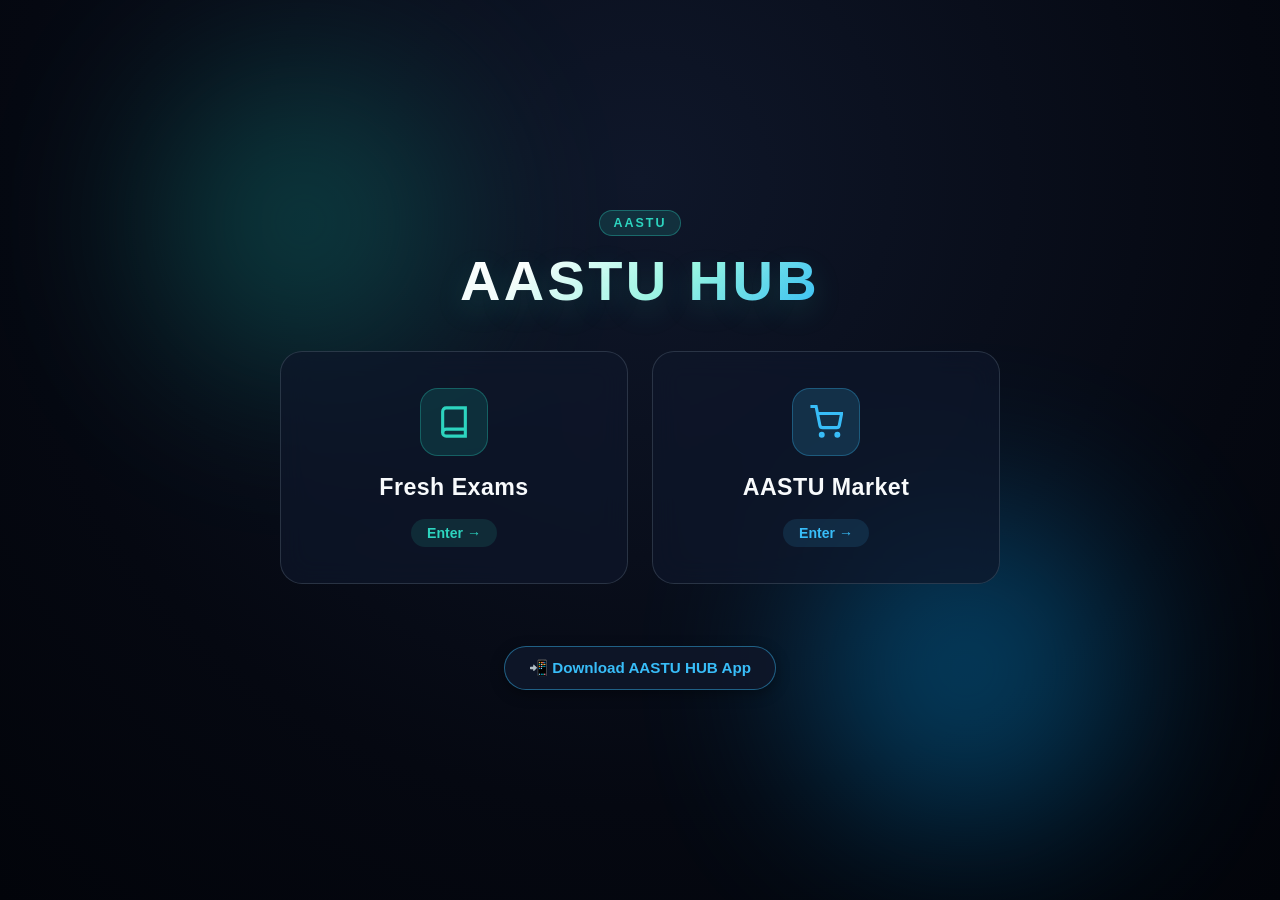
<file: index.html>
<!DOCTYPE html>
<html lang="en">
<head>
  <meta charset="UTF-8" />
  <meta name="viewport" content="width=device-width, initial-scale=1.0, maximum-scale=1.0, user-scalable=no" />
  <title>AASTU HUB - Fresh Exams & Campus Market</title>
  <meta name="description" content="Freshman Exams Home" />
  <meta name="theme-color" content="#090d16" />

  <!-- Open Graph / Telegram Preview -->
  <meta property="og:type" content="website" />
  <meta property="og:site_name" content="AASTU HUB" />
  <meta property="og:url" content="https://aastu-exampepper.pages.dev/" />
  <meta property="og:title" content="AASTU HUB" />
  <meta property="og:description" content="Freshman Exams Home" />
  <meta property="og:image" content="https://aastu-exampepper.pages.dev/preview.png" />
  <meta property="og:image:type" content="image/png" />
  <meta property="og:image:width" content="1200" />
  <meta property="og:image:height" content="630" />

  <!-- Twitter / X Large Card -->
  <meta name="twitter:card" content="summary_large_image" />
  <meta name="twitter:title" content="AASTU HUB" />
  <meta name="twitter:description" content="Freshman Exams Home" />
  <meta name="twitter:image" content="https://aastu-exampepper.pages.dev/preview.png" />

  <!-- PWA Manifest, Icons & Styles -->
  <link rel="manifest" href="./manifest.json" />
  <link rel="icon" type="image/png" href="./icon-512.png" />
  <link rel="apple-touch-icon" href="./icon-512.png" />
  <link rel="stylesheet" href="./styles.css?v=12.0" />
</head>
<body class="welcome-mode">

  <!-- Navigation Bar (Hidden on Welcome Screen, Appears After Selection) -->
  <header id="mainNavbar" class="navbar hidden">
    <div class="logo-container" onclick="showPage('welcome')" style="cursor: pointer;">
      <span class="logo-badge">AASTU</span>
      <span class="logo-title">HUB</span>
    </div>
    <div class="nav-links">
      <button id="navWelcomeBtn" class="nav-bubble" onclick="showPage('welcome', event)">Home</button>
      <button id="navExamsBtn" class="nav-bubble" onclick="showPage('home', event)">Fresh Exams</button>
      <button id="navMarketBtn" class="nav-bubble" onclick="showPage('market', event)">AASTU Market</button>
      <button class="nav-bubble" onclick="showPage('about', event)">About</button>
      <button class="nav-bubble" onclick="showPage('contact', event)">Contact</button>
      <span id="accessBadge" class="status-badge locked">LOCKED</span>
    </div>
  </header>

  <!-- 0. DARK INTERACTIVE WELCOME SCREEN (ONLY TITLE + TWO OPTIONS + PWA INSTALL) -->
  <section id="welcomePage" class="welcome-screen">
    <div class="ambient-orb orb-1"></div>
    <div class="ambient-orb orb-2"></div>

    <div class="welcome-center">
      <div class="welcome-brand">
        <span class="brand-pill">AASTU</span>
        <h1 class="brand-main-title">AASTU HUB</h1>
      </div>

      <div class="portal-choice-grid">
        <!-- Option 1: Fresh Exams -->
        <div class="choice-card exams-choice" onclick="enterPortalSection('home')">
          <div class="choice-glow"></div>
          <div class="choice-icon">
            <svg width="34" height="34" viewBox="0 0 24 24" fill="none" stroke="currentColor" stroke-width="2.2">
              <path d="M4 19.5A2.5 2.5 0 0 1 6.5 17H20"></path>
              <path d="M6.5 2H20v20H6.5A2.5 2.5 0 0 1 4 19.5v-15A2.5 2.5 0 0 1 6.5 2z"></path>
            </svg>
          </div>
          <h2>Fresh Exams</h2>
          <span class="choice-arrow">Enter &rarr;</span>
        </div>

        <!-- Option 2: AASTU Market -->
        <div class="choice-card market-choice" onclick="enterPortalSection('market')">
          <div class="choice-glow"></div>
          <div class="choice-icon">
            <svg width="34" height="34" viewBox="0 0 24 24" fill="none" stroke="currentColor" stroke-width="2.2">
              <circle cx="9" cy="21" r="1"></circle>
              <circle cx="20" cy="21" r="1"></circle>
              <path d="M1 1h4l2.68 13.39a2 2 0 0 0 2 1.61h9.72a2 2 0 0 0 2-1.61L23 6H6"></path>
            </svg>
          </div>
          <h2>AASTU Market</h2>
          <span class="choice-arrow">Enter &rarr;</span>
        </div>
      </div>

      <!-- PWA App Download Button -->
      <div style="text-align: center; margin-top: 24px; position: relative; z-index: 2;">
        <button id="installAppBtn" type="button" style="display: inline-flex; align-items: center; justify-content: center; gap: 8px; padding: 12px 24px; border-radius: 999px; border: 1px solid rgba(56, 189, 248, 0.45); background: rgba(15, 23, 42, 0.9); color: #38bdf8; font-size: 0.95rem; font-weight: 600; cursor: pointer; box-shadow: 0 4px 14px rgba(0, 0, 0, 0.35);">
          📲 Download AASTU HUB App
        </button>
      </div>
    </div>
  </section>

  <!-- Main Container (Shown After Selecting an Option) -->
  <main id="mainContainer" class="container hidden">

    <!-- 1. FRESH EXAMS PAGE SECTION -->
    <section id="homePage" class="page-section hidden">
      <div class="hero-banner">
        <div class="price-highlight-pill"></div>
        <div class="price-highlight-pill">Only 100 Birr for All Exams</div>
        <h2>Freshman Exam Preparation Portal</h2>
        <p>Access verified midterms, finals, and practice keys across official AASTU courses.</p>
        <button id="unlockBtn" class="btn-unlock-hero">Unlock All Papers (100 ETB)</button>
      </div>

      <!-- Search & Green Semester Tabs -->
      <div class="controls-bar">
        <div class="search-box">
          <input type="text" id="searchInput" placeholder="Search course name or code (e.g. MATH100)..." />
        </div>
        <div class="sem-tabs">
          <button id="sem1Btn" class="sem-btn active" onclick="switchSemester(1)">Semester 1</button>
          <button id="sem2Btn" class="sem-btn" onclick="switchSemester(2)">Semester 2</button>
        </div>
      </div>

      <!-- Course Cards Grid -->
      <div id="courseGrid" class="course-grid"></div>
    </section>

    <!-- 2. AASTU MARKET PAGE SECTION -->
    <section id="marketPage" class="page-section hidden">
      <div class="hero-banner market-banner">
        <h2>AASTU Campus Accessories Market</h2>
        <p>Select any accessory below to place an order directly via phone call or Telegram.</p>
      </div>

      <div id="marketGrid" class="market-grid"></div>
    </section>

    <!-- 3. ABOUT SECTION -->
    <section id="aboutPage" class="page-section hidden">
      <div class="info-card">
        <h3>About AASTU Hub</h3>
        <p>A centralized student platform tailored for Addis Ababa Science and Technology University students—combining a freshman exam preparation repository with an on-campus mobile accessories store.</p>
      </div>
    </section>

    <!-- 4. CONTACT SECTION -->
    <section id="contactPage" class="page-section hidden">
      <h3>Support & Inquiries</h3>
      <p style="color:#64748b; margin-top:4px;">Click any channel below to connect directly with the owner:</p>

      <div class="contact-cards-container">
        <a href="https://t.me/samirgob" target="_blank" class="contact-card-btn">
          <div class="contact-icon telegram">
            <svg width="22" height="22" viewBox="0 0 24 24" fill="currentColor"><path d="M12 2C6.48 2 2 6.48 2 12s4.48 10 10 10 10-4.48 10-10S17.52 2 12 2zm4.64 6.8c-.15 1.58-.8 5.42-1.13 7.19-.14.75-.42 1-.68 1.03-.58.05-1.02-.38-1.58-.75-.88-.58-1.38-.94-2.23-1.5-.99-.65-.35-1.01.22-1.59.15-.15 2.71-2.48 2.76-2.69a.2.2 0 0 0-.05-.18c-.06-.05-.14-.03-.21-.02-.09.02-1.49.95-4.22 2.79-.4.27-.76.41-1.08.4-.36-.01-1.04-.2-1.55-.37-.63-.2-1.12-.31-1.08-.66.02-.18.27-.36.74-.55 2.92-1.27 4.86-2.11 5.83-2.51 2.78-1.16 3.35-1.36 3.73-1.36.08 0 .27.02.39.12.1.08.13.19.14.27-.01.06.01.24 0 .38z"/></svg>
          </div>
          <div class="contact-info-text">
            <strong>Telegram Support</strong>
            <span>@samirgob</span>
          </div>
        </a>

        <a href="tel:+251944899465" class="contact-card-btn">
          <div class="contact-icon phone">
            <svg width="22" height="22" viewBox="0 0 24 24" fill="currentColor"><path d="M6.62 10.79c1.44 2.83 3.76 5.14 6.59 6.59l2.2-2.2c.27-.27.67-.36 1.02-.24 1.12.37 2.33.57 3.57.57.55 0 1 .45 1 1V20c0 .55-.45 1-1 1-9.39 0-17-7.61-17-17 0-.55.45-1 1-1h3.5c.55 0 1 .45 1 1 0 1.25.2 2.45.57 3.57.11.35.03.74-.25 1.02l-2.2 2.2z"/></svg>
          </div>
          <div class="contact-info-text">
            <strong>Phone Call / Direct</strong>
            <span>+251 94 489 9465</span>
          </div>
        </a>
      </div>
    </section>
  </main>

  <!-- Payment Modal (Exams) -->
  <div id="paymentModal" class="modal hidden">
    <div class="modal-content">
      <span class="close-btn" onclick="closeModal('paymentModal')">&times;</span>
      <h3>Unlock Academic Repository</h3>
      <p style="font-size:0.9rem; color:#64748b; margin-top:4px;">Pay 100 ETB once to unlock full access across all freshman subjects.</p>
      
      <div class="payment-box">
        <div style="margin-bottom:8px;"><strong>CBE Account:</strong> 1000654224057 (Sagni Miressa)</div>
        <div><strong>Telebirr:</strong> 0944899465 (Abebe Jabessa)</div>
      </div>

      <p style="font-size:0.88rem; color:#475569; line-height:1.4;">
        Transfer 100 ETB and send your payment screenshot directly to <strong>@samirgob</strong> on Telegram. You will receive instant access!
      </p>

      <a href="https://t.me/samirgob" target="_blank" class="btn-telegram">
        <svg width="20" height="20" viewBox="0 0 24 24" fill="currentColor"><path d="M12 2C6.48 2 2 6.48 2 12s4.48 10 10 10 10-4.48 10-10S17.52 2 12 2zm4.64 6.8c-.15 1.58-.8 5.42-1.13 7.19-.14.75-.42 1-.68 1.03-.58.05-1.02-.38-1.58-.75-.88-.58-1.38-.94-2.23-1.5-.99-.65-.35-1.01.22-1.59.15-.15 2.71-2.48 2.76-2.69a.2.2 0 0 0-.05-.18c-.06-.05-.14-.03-.21-.02-.09.02-1.49.95-4.22 2.79-.4.27-.76.41-1.08.4-.36-.01-1.04-.2-1.55-.37-.63-.2-1.12-.31-1.08-.66.02-.18.27-.36.74-.55 2.92-1.27 4.86-2.11 5.83-2.51 2.78-1.16 3.35-1.36 3.73-1.36.08 0 .27.02.39.12.1.08.13.19.14.27-.01.06.01.24 0 .38z"/></svg>
        Send Payment Screenshot on Telegram
      </a>
    </div>
  </div>

  <!-- Order Modal (AASTU Market) -->
  <div id="marketOrderModal" class="modal hidden">
    <div class="modal-content">
      <span class="close-btn" onclick="closeModal('marketOrderModal')">&times;</span>
      <span class="order-badge">AASTU MARKET ORDER</span>
      <h3 id="orderItemTitle" style="margin-top:8px;">Accessory Name</h3>
      <p id="orderItemDesc" style="font-size:0.9rem; color:#64748b; margin-top:4px;">Order directly for fast campus pickup or delivery.</p>

      <div class="payment-box">
        <div style="margin-bottom:8px;"><strong>Phone Call:</strong> 0944899465</div>
        <div><strong>Telegram Username:</strong> @samirgob</div>
      </div>

      <div class="order-actions">
        <a href="tel:+251944899465" class="btn-call-order">
          <svg width="18" height="18" viewBox="0 0 24 24" fill="currentColor"><path d="M6.62 10.79c1.44 2.83 3.76 5.14 6.59 6.59l2.2-2.2c.27-.27.67-.36 1.02-.24 1.12.37 2.33.57 3.57.57.55 0 1 .45 1 1V20c0 .55-.45 1-1 1-9.39 0-17-7.61-17-17 0-.55.45-1 1-1h3.5c.55 0 1 .45 1 1 0 1.25.2 2.45.57 3.57.11.35.03.74-.25 1.02l-2.2 2.2z"/></svg>
          Call 0944899465
        </a>

        <a id="orderTelegramLink" href="https://t.me/samirgob" target="_blank" class="btn-telegram" style="margin-top:0;">
          <svg width="18" height="18" viewBox="0 0 24 24" fill="currentColor"><path d="M12 2C6.48 2 2 6.48 2 12s4.48 10 10 10 10-4.48 10-10S17.52 2 12 2zm4.64 6.8c-.15 1.58-.8 5.42-1.13 7.19-.14.75-.42 1-.68 1.03-.58.05-1.02-.38-1.58-.75-.88-.58-1.38-.94-2.23-1.5-.99-.65-.35-1.01.22-1.59.15-.15 2.71-2.48 2.76-2.69a.2.2 0 0 0-.05-.18c-.06-.05-.14-.03-.21-.02-.09.02-1.49.95-4.22 2.79-.4.27-.76.41-1.08.4-.36-.01-1.04-.2-1.55-.37-.63-.2-1.12-.31-1.08-.66.02-.18.27-.36.74-.55 2.92-1.27 4.86-2.11 5.83-2.51 2.78-1.16 3.35-1.36 3.73-1.36.08 0 .27.02.39.12.1.08.13.19.14.27-.01.06.01.24 0 .38z"/></svg>
          Order via @samirgob
        </a>
      </div>
    </div>
  </div>

  <!-- FULL-WINDOW GALLERY LIGHTBOX VIEWER -->
  <div id="viewerModal" class="full-viewer-modal hidden">
    <div class="viewer-topbar">
      <div class="viewer-title-group">
        <span id="viewerTitle" class="viewer-title">Exam Viewer</span>
        <span id="viewerCounter" class="viewer-counter">1 / 1</span>
      </div>
      <div class="viewer-controls">
        <button id="prevPageBtn" class="viewer-nav-btn" onclick="changeExamPage(-1)">&#8592; Prev</button>
        <button id="nextPageBtn" class="viewer-nav-btn" onclick="changeExamPage(1)">Next &#8594;</button>
        <button class="viewer-close-btn" onclick="closeExamViewer()">&#10005; Close</button>
      </div>
    </div>
    <div id="viewerBody" class="viewer-stage"></div>
  </div>

  <!-- ANTI-SCREENSHOT BLACKOUT SHIELD -->
  <div id="securityBlackout" class="security-blackout hidden">
    <div class="blackout-box">
      <h2>Protected Exam Content</h2>
      <p>Screenshots and screen recording are disabled on AASTU Exam Peppers.</p>
    </div>
  </div>

  <!-- FLOATING RIGHT ASSISTANT DRAWER (Hidden on Welcome Screen) -->
  <div id="assistantWidget" class="assistant-widget hidden">
    <button class="assistant-trigger" onclick="toggleAssistant()" aria-label="Open Support Chat">
      <svg width="20" height="20" viewBox="0 0 24 24" fill="none" stroke="currentColor" stroke-width="2.2"><path d="M21 15a2 2 0 0 1-2 2H7l-4 4V5a2 2 0 0 1 2-2h14a2 2 0 0 1 2 2z"></path></svg>
      <span>Support</span>
    </button>

    <div id="assistantWindow" class="assistant-window hidden">
      <div class="assistant-header">
        <div class="assistant-title">
          <span class="online-indicator"></span>
          <span>Portal Support</span>
        </div>
        <button class="assistant-close" onclick="toggleAssistant()">&times;</button>
      </div>

      <div id="assistantMessages" class="assistant-messages">
        <div class="chat-bubble bot">
          Hello! Need assistance with exam access, ordering accessories from AASTU Market, or contacting Sagni Miressa?
        </div>
      </div>

      <div class="assistant-quick-tags">
        <button onclick="sendQuickPrompt('How to buy access?')">Buy Access</button>
        <button onclick="sendQuickPrompt('AASTU Market')">Market Order</button>
        <button onclick="sendQuickPrompt('Contact Owner')">Contact</button>
      </div>

      <div class="assistant-input-bar">
        <input type="text" id="assistantInput" placeholder="Type a message..." onkeypress="handleAssistantKeyPress(event)" />
        <button onclick="sendAssistantMessage()">
          <svg width="16" height="16" viewBox="0 0 24 24" fill="none" stroke="currentColor" stroke-width="2.5"><line x1="22" y1="2" x2="11" y2="13"></line><polygon points="22 2 15 22 11 13 2 9 22 2"></polygon></svg>
        </button>
      </div>
    </div>
  </div>

  <script src="./app.js?v=10.0"></script>
  <script>
    if ("serviceWorker" in navigator) {
      window.addEventListener("load", () => {
        navigator.serviceWorker.register("./sw.js").catch((err) => {
          console.error("SW registration failed:", err);
        });
      });
    }

    let deferredPrompt = null;
    const installBtn = document.getElementById("installAppBtn");

    // Detect if already installed on Home Screen
    if (window.matchMedia("(display-mode: standalone)").matches && installBtn) {
      installBtn.textContent = "✅ AASTU HUB Installed";
      installBtn.disabled = true;
      installBtn.style.opacity = "0.7";
    }

    // Capture the native Android/Chrome/Edge Home Screen install prompt
    window.addEventListener("beforeinstallprompt", (e) => {
      e.preventDefault();
      deferredPrompt = e;
    });

    window.addEventListener("appinstalled", () => {
      deferredPrompt = null;
      if (installBtn) {
        installBtn.textContent = "✅ AASTU HUB Installed";
        installBtn.disabled = true;
        installBtn.style.opacity = "0.7";
      }
    });

    if (installBtn) {
      installBtn.addEventListener("click", async () => {
        const ua = navigator.userAgent || "";
        const isAndroid = /Android/i.test(ua);
        const isIOS = /iPhone|iPad|iPod/i.test(ua);
        // Detect Telegram / Instagram / Facebook in-app browsers
        const isInAppBrowser = /Telegram|FBAN|FBAV|Instagram|wv/i.test(ua);

        // 1. If opened inside Telegram on Android, automatically jump straight into Chrome
        if (isAndroid && isInAppBrowser) {
          window.location.href =
            "intent://aastu-exampepperss.vercel.app/#Intent;scheme=https;package=com.android.chrome;end";
          return;
        }

        // 2. If Chrome/Edge has the native Home Screen prompt ready, pop it up immediately
        if (deferredPrompt) {
          deferredPrompt.prompt();
          const { outcome } = await deferredPrompt.userChoice;
          if (outcome === "accepted") {
            deferredPrompt = null;
          }
          return;
        }

        // 3. Clean inline guidance for iPhone Safari or browsers where prompt was already dismissed
        installBtn.textContent = isIOS
          ? "Tap Share (□↑) below → 'Add to Home Screen'"
          : "Tap browser menu (⋮) → 'Add to Home screen'";

        setTimeout(() => {
          installBtn.textContent = "📲 Download AASTU HUB App";
        }, 4500);
      });
    }
  </script>
</body>
</html>
</file>
<file: styles.css>
:root {
  --primary: #0f766e;
  --primary-dark: #115e59;
  --primary-light: #f0fdf4;
  --accent: #2dd4bf;
  --bg-main: #f8fafc;
  --bg-card: #ffffff;
  --text-main: #0f172a;
  --text-muted: #64748b;
  --border-color: #cbd5e1;
  --radius-lg: 12px;
  --radius-md: 8px;
}

* {
  box-sizing: border-box;
  margin: 0;
  padding: 0;
  font-family: -apple-system, BlinkMacSystemFont, "Segoe UI", Roboto, Helvetica, Arial, sans-serif;
}

html, body {
  width: 100%;
  max-width: 100vw;
  overflow-x: hidden !important;
  touch-action: manipulation;
}

body {
  background-color: var(--bg-main);
  color: var(--text-main);
  min-height: 100vh;
  display: flex;
  flex-direction: column;
  transition: background-color 0.35s ease;
}

body.welcome-mode {
  background-color: #050811;
}

iframe, .modal-content, .course-card, .viewer-stage, .gallery-card {
  -webkit-touch-callout: none;
  -webkit-user-select: none;
  user-select: none;
}

.hidden { display: none !important; }

/* =========================================
   DARK INTERACTIVE WELCOME SCREEN (ONLY TITLE + 2 OPTIONS)
   ========================================= */
.welcome-screen {
  position: relative;
  width: 100vw;
  min-height: 100vh;
  background: radial-gradient(circle at 50% 20%, #0f172a 0%, #050811 65%, #02040a 100%);
  display: flex;
  align-items: center;
  justify-content: center;
  padding: 24px 18px;
  overflow: hidden;
}

/* Floating Ambient Glow Orbs */
.ambient-orb {
  position: absolute;
  border-radius: 50%;
  filter: blur(85px);
  opacity: 0.42;
  pointer-events: none;
  animation: floatOrb 9s ease-in-out infinite alternate;
}

.orb-1 {
  width: 300px;
  height: 300px;
  background: #0f766e;
  top: 8%;
  left: 12%;
}

.orb-2 {
  width: 320px;
  height: 320px;
  background: #0284c7;
  bottom: 8%;
  right: 12%;
  animation-delay: -4.5s;
}

@keyframes floatOrb {
  0% { transform: translate(0, 0) scale(1); }
  100% { transform: translate(28px, -28px) scale(1.12); }
}

.welcome-center {
  position: relative;
  z-index: 2;
  width: 100%;
  max-width: 720px;
  display: flex;
  flex-direction: column;
  align-items: center;
  gap: 38px;
}

.welcome-brand {
  text-align: center;
  animation: fadeSlideDown 0.65s cubic-bezier(0.16, 1, 0.3, 1) forwards;
}

.brand-pill {
  display: inline-block;
  background: rgba(45, 212, 191, 0.14);
  color: #2dd4bf;
  border: 1px solid rgba(45, 212, 191, 0.35);
  font-size: 0.78rem;
  font-weight: 800;
  letter-spacing: 0.16em;
  padding: 5px 14px;
  border-radius: 999px;
  margin-bottom: 12px;
}

.brand-main-title {
  font-size: clamp(2.2rem, 6vw, 3.5rem);
  font-weight: 900;
  letter-spacing: 0.06em;
  background: linear-gradient(135deg, #ffffff 20%, #99f6e4 60%, #38bdf8 100%);
  -webkit-background-clip: text;
  -webkit-text-fill-color: transparent;
  text-shadow: 0 10px 30px rgba(45, 212, 191, 0.18);
}

.portal-choice-grid {
  display: grid;
  grid-template-columns: 1fr;
  gap: 20px;
  width: 100%;
}

@media (min-width: 600px) {
  .portal-choice-grid {
    grid-template-columns: 1fr 1fr;
    gap: 24px;
  }
}

.choice-card {
  position: relative;
  background: rgba(15, 23, 42, 0.72);
  backdrop-filter: blur(14px);
  -webkit-backdrop-filter: blur(14px);
  border: 1px solid rgba(148, 163, 184, 0.22);
  border-radius: 22px;
  padding: 36px 24px;
  cursor: pointer;
  display: flex;
  flex-direction: column;
  align-items: center;
  text-align: center;
  gap: 18px;
  overflow: hidden;
  transition: transform 0.32s cubic-bezier(0.22, 1, 0.36, 1),
              border-color 0.32s ease,
              box-shadow 0.32s ease,
              background 0.32s ease;
  opacity: 0;
  animation: fadeSlideUp 0.7s cubic-bezier(0.16, 1, 0.3, 1) forwards;
}

.exams-choice { animation-delay: 0.12s; }
.market-choice { animation-delay: 0.24s; }

.choice-glow {
  position: absolute;
  inset: 0;
  opacity: 0;
  transition: opacity 0.35s ease;
  pointer-events: none;
}

.exams-choice .choice-glow {
  background: radial-gradient(circle at 50% 0%, rgba(20, 184, 166, 0.28), transparent 70%);
}

.market-choice .choice-glow {
  background: radial-gradient(circle at 50% 0%, rgba(56, 189, 248, 0.28), transparent 70%);
}

.choice-card:hover {
  transform: translateY(-8px) scale(1.02);
  background: rgba(15, 23, 42, 0.92);
}

.exams-choice:hover {
  border-color: #2dd4bf;
  box-shadow: 0 20px 45px rgba(20, 184, 166, 0.26);
}

.market-choice:hover {
  border-color: #38bdf8;
  box-shadow: 0 20px 45px rgba(56, 189, 248, 0.26);
}

.choice-card:hover .choice-glow {
  opacity: 1;
}

.choice-card:active {
  transform: scale(0.98);
}

.choice-icon {
  width: 68px;
  height: 68px;
  border-radius: 18px;
  display: flex;
  align-items: center;
  justify-content: center;
  transition: transform 0.32s ease;
}

.choice-card:hover .choice-icon {
  transform: scale(1.1) rotate(-3deg);
}

.exams-choice .choice-icon {
  background: rgba(20, 184, 166, 0.16);
  color: #2dd4bf;
  border: 1px solid rgba(45, 212, 191, 0.3);
}

.market-choice .choice-icon {
  background: rgba(56, 189, 248, 0.16);
  color: #38bdf8;
  border: 1px solid rgba(56, 189, 248, 0.3);
}

.choice-card h2 {
  font-size: 1.45rem;
  font-weight: 800;
  color: #f8fafc;
  letter-spacing: 0.02em;
}

.choice-arrow {
  font-size: 0.88rem;
  font-weight: 700;
  padding: 6px 16px;
  border-radius: 999px;
  transition: transform 0.25s ease, background 0.25s ease;
}

.exams-choice .choice-arrow {
  color: #2dd4bf;
  background: rgba(45, 212, 191, 0.12);
}

.market-choice .choice-arrow {
  color: #38bdf8;
  background: rgba(56, 189, 248, 0.12);
}

.choice-card:hover .choice-arrow {
  transform: translateX(4px);
}

@keyframes fadeSlideDown {
  from { opacity: 0; transform: translateY(-20px); }
  to { opacity: 1; transform: translateY(0); }
}

@keyframes fadeSlideUp {
  from { opacity: 0; transform: translateY(26px); }
  to { opacity: 1; transform: translateY(0); }
}

/* =========================================
   NAVIGATION BAR & PORTAL CONTAINER
   ========================================= */
.navbar {
  background: #ffffff;
  border-bottom: 1px solid var(--border-color);
  padding: 12px 16px;
  display: flex;
  justify-content: space-between;
  align-items: center;
  position: sticky;
  top: 0;
  z-index: 100;
  width: 100%;
  gap: 8px;
  flex-wrap: wrap;
}

.logo-container {
  display: flex;
  align-items: center;
  gap: 6px;
}

.logo-badge {
  background: var(--primary);
  color: #ffffff;
  font-weight: 800;
  padding: 4px 6px;
  border-radius: 6px;
  font-size: 0.75rem;
}

.logo-title {
  font-weight: 700;
  font-size: 1rem;
  color: var(--text-main);
}

.nav-links {
  display: flex;
  align-items: center;
  gap: 6px;
  flex-wrap: wrap;
}

.nav-bubble {
  background: #ffffff;
  border: 1px solid var(--border-color);
  padding: 6px 11px;
  border-radius: 20px;
  cursor: pointer;
  font-size: 0.78rem;
  font-weight: 600;
  color: var(--text-muted);
}

.nav-bubble:hover, .nav-bubble.active {
  background-color: var(--primary);
  color: #ffffff;
  border-color: var(--primary);
}

.status-badge {
  font-size: 0.72rem;
  padding: 5px 9px;
  border-radius: 20px;
  font-weight: 700;
}

.status-badge.locked {
  background-color: #fef2f2;
  color: #ef4444;
  border: 1px solid #fecaca;
}

.status-badge.unlocked {
  background-color: #ecfdf5;
  color: #10b981;
  border: 1px solid #a7f3d0;
}

.container {
  max-width: 1080px;
  margin: 0 auto;
  padding: 18px 14px;
  width: 100%;
  flex: 1;
}

.page-section {
  display: block;
  width: 100%;
  animation: sectionFadeIn 0.35s ease;
}

@keyframes sectionFadeIn {
  from { opacity: 0; transform: translateY(8px); }
  to { opacity: 1; transform: translateY(0); }
}

/* =========================================
   AASTU MARKET GRID & ORDER MODAL
   ========================================= */
.market-banner {
  background: linear-gradient(135deg, #0284c7 0%, #0f766e 100%);
}

.market-grid {
  display: grid;
  grid-template-columns: 1fr;
  gap: 14px;
}

@media (min-width: 600px) {
  .market-grid {
    grid-template-columns: repeat(auto-fill, minmax(260px, 1fr));
  }
}

.market-card {
  background: #ffffff;
  border: 1px solid var(--border-color);
  border-radius: var(--radius-lg);
  padding: 18px;
  cursor: pointer;
  display: flex;
  flex-direction: column;
  justify-content: space-between;
  gap: 14px;
  transition: transform 0.18s ease, border-color 0.18s ease, box-shadow 0.18s ease;
}

.market-card:hover {
  transform: translateY(-3px);
  border-color: #0284c7;
  box-shadow: 0 8px 18px rgba(2, 132, 199, 0.12);
}

.market-card-top {
  display: flex;
  align-items: center;
  gap: 12px;
}

.market-item-icon {
  width: 46px;
  height: 46px;
  border-radius: 12px;
  background: #f0f9ff;
  color: #0284c7;
  display: flex;
  align-items: center;
  justify-content: center;
  font-size: 1.35rem;
  flex-shrink: 0;
}

.market-card h4 {
  font-size: 1.05rem;
  font-weight: 700;
  color: var(--text-main);
}

.market-card p {
  font-size: 0.84rem;
  color: var(--text-muted);
  line-height: 1.4;
}

.market-order-btn {
  width: 100%;
  background: #0f766e;
  color: #ffffff;
  border: none;
  padding: 10px 12px;
  border-radius: var(--radius-md);
  font-weight: 600;
  font-size: 0.85rem;
  cursor: pointer;
}

.order-badge {
  display: inline-block;
  background: #e0f2fe;
  color: #0284c7;
  font-size: 0.72rem;
  font-weight: 800;
  padding: 3px 10px;
  border-radius: 999px;
}

.order-actions {
  display: flex;
  flex-direction: column;
  gap: 10px;
  margin-top: 12px;
}

.btn-call-order {
  background: #10b981;
  color: #ffffff;
  padding: 12px;
  border-radius: var(--radius-md);
  font-weight: 700;
  font-size: 0.9rem;
  display: flex;
  align-items: center;
  justify-content: center;
  gap: 8px;
  text-decoration: none;
}

/* =========================================
   HERO BANNER & EXAMS CONTROLS
   ========================================= */
.hero-banner {
  background: linear-gradient(135deg, #0f766e 0%, #115e59 100%);
  color: #ffffff;
  padding: 20px;
  border-radius: var(--radius-lg);
  margin-bottom: 20px;
  width: 100%;
}

.hero-banner h2 {
  font-size: 1.25rem;
  font-weight: 700;
  margin-bottom: 6px;
}

.hero-banner p {
  font-size: 0.88rem;
  opacity: 0.9;
  margin-bottom: 14px;
}
.price-highlight-pill {
  display: inline-block;
  background: #facc15;
  color: #0f172a;
  font-weight: 800;
  font-size: 0.85rem;
  padding: 5px 14px;
  border-radius: 999px;
  margin-bottom: 10px;
}

.btn-unlock-hero {
  background: #ffffff;
  color: var(--primary);
  border: none;
  padding: 10px 16px;
  border-radius: var(--radius-md);
  font-weight: 700;
  font-size: 0.85rem;
  cursor: pointer;
  width: 100%;
  max-width: 260px;
}

.controls-bar {
  display: flex;
  flex-direction: column;
  gap: 12px;
  margin-bottom: 20px;
  width: 100%;
}

@media (min-width: 640px) {
  .controls-bar {
    flex-direction: row;
    justify-content: space-between;
    align-items: center;
  }
}

.search-box {
  width: 100%;
  flex: 1;
}

.search-box input {
  width: 100%;
  padding: 11px 14px;
  border: 1px solid var(--border-color);
  border-radius: var(--radius-md);
  font-size: 0.88rem;
  outline: none;
  background: #ffffff;
}

.sem-tabs {
  display: flex;
  gap: 8px;
  width: 100%;
}

.sem-btn {
  flex: 1;
  border: 1px solid var(--border-color);
  background: #ffffff;
  padding: 10px;
  border-radius: var(--radius-md);
  font-size: 0.85rem;
  font-weight: 600;
  color: var(--text-muted);
  cursor: pointer;
  text-align: center;
}

.sem-btn.active {
  background: #0f766e !important;
  color: #ffffff !important;
  border-color: #0f766e !important;
}

/* Course Grid */
.course-grid {
  display: grid;
  grid-template-columns: 1fr;
  gap: 16px;
  width: 100%;
}

@media (min-width: 640px) {
  .course-grid {
    grid-template-columns: repeat(auto-fill, minmax(320px, 1fr));
  }
}

.course-card {
  background: var(--bg-card);
  border: 1px solid var(--border-color);
  border-radius: var(--radius-lg);
  padding: 16px;
  width: 100%;
}

.course-card h4 {
  font-size: 1rem;
  font-weight: 700;
  color: var(--text-main);
}

.year-group {
  margin-top: 10px;
  border: 1px solid var(--border-color);
  border-radius: var(--radius-md);
  overflow: hidden;
  width: 100%;
}

.year-header {
  background: #f8fafc;
  padding: 10px 12px;
  font-size: 0.84rem;
  font-weight: 700;
  cursor: pointer;
  display: flex;
  justify-content: space-between;
  align-items: center;
}

.year-papers {
  padding: 8px;
  display: flex;
  flex-direction: column;
  gap: 8px;
  background: #ffffff;
}

.exam-subgroup {
  border: 1px solid #e2e8f0;
  border-radius: 8px;
  overflow: hidden;
  background: #f8fafc;
}

.subgroup-header {
  padding: 10px 12px;
  font-size: 0.82rem;
  font-weight: 700;
  color: var(--primary);
  background: #f0fdf4;
  cursor: pointer;
  display: flex;
  justify-content: space-between;
  align-items: center;
}

.locked-pill {
  font-size: 0.72rem;
  background: #fef2f2;
  color: #ef4444;
  border: 1px solid #fecaca;
  padding: 2px 8px;
  border-radius: 999px;
}

/* Gallery Thumbnail Grid */
.gallery-grid {
  display: grid;
  grid-template-columns: repeat(auto-fill, minmax(96px, 1fr));
  gap: 10px;
  padding: 10px;
  background: #ffffff;
}

.gallery-card {
  border: 1px solid #e2e8f0;
  border-radius: 8px;
  overflow: hidden;
  cursor: pointer;
  background: #f8fafc;
  display: flex;
  flex-direction: column;
  transition: transform 0.16s ease, border-color 0.16s ease, box-shadow 0.16s ease;
}

.gallery-card:hover {
  transform: translateY(-2px);
  border-color: var(--primary);
  box-shadow: 0 4px 10px rgba(15, 118, 110, 0.16);
}

.gallery-thumb-wrap {
  position: relative;
  width: 100%;
  aspect-ratio: 3 / 4;
  background: #e2e8f0;
  overflow: hidden;
  display: flex;
  align-items: center;
  justify-content: center;
}

.gallery-thumb-wrap img {
  width: 100%;
  height: 100%;
  object-fit: cover;
  pointer-events: none;
}

.gallery-pdf-badge {
  font-weight: 800;
  font-size: 0.9rem;
  color: var(--primary);
}

.gallery-caption {
  padding: 6px;
  font-size: 0.75rem;
  font-weight: 600;
  color: var(--text-main);
  text-align: center;
  background: #ffffff;
  border-top: 1px solid #f1f5f9;
  white-space: nowrap;
  overflow: hidden;
  text-overflow: ellipsis;
}

/* Full-Window Viewer */
.full-viewer-modal {
  position: fixed;
  inset: 0;
  width: 100vw;
  height: 100vh;
  background: #090d16;
  z-index: 99990;
  display: flex;
  flex-direction: column;
  overflow: hidden;
}

.viewer-topbar {
  height: 54px;
  min-height: 54px;
  padding: 0 14px;
  background: #0f172a;
  border-bottom: 1px solid #1e293b;
  display: flex;
  align-items: center;
  justify-content: space-between;
  gap: 10px;
  color: #f8fafc;
}

.viewer-title-group {
  display: flex;
  align-items: center;
  gap: 8px;
  overflow: hidden;
}

.viewer-title {
  font-weight: 600;
  font-size: 0.88rem;
  white-space: nowrap;
  overflow: hidden;
  text-overflow: ellipsis;
}

.viewer-counter {
  background: var(--primary);
  color: #ffffff;
  padding: 2px 9px;
  border-radius: 999px;
  font-size: 0.75rem;
  font-weight: 700;
  flex-shrink: 0;
}

.viewer-controls {
  display: flex;
  align-items: center;
  gap: 6px;
  flex-shrink: 0;
}

.viewer-nav-btn,
.viewer-close-btn {
  border: none;
  border-radius: 6px;
  padding: 7px 11px;
  font-size: 0.8rem;
  font-weight: 600;
  cursor: pointer;
}

.viewer-nav-btn {
  background: #1e293b;
  color: #f8fafc;
  border: 1px solid #334155;
}

.viewer-nav-btn:hover:not(:disabled) {
  background: var(--primary);
  border-color: var(--primary);
}

.viewer-nav-btn:disabled {
  opacity: 0.35;
  cursor: not-allowed;
}

.viewer-close-btn {
  background: #dc2626;
  color: #ffffff;
}

.viewer-stage {
  position: relative;
  flex: 1;
  width: 100vw;
  height: calc(100vh - 54px);
  display: flex;
  align-items: center;
  justify-content: center;
  overflow: hidden !important;
  padding: 8px;
}

.viewer-stage img {
  max-width: 100%;
  max-height: 100%;
  width: auto;
  height: auto;
  object-fit: contain;
  pointer-events: none;
  user-select: none;
  -webkit-user-drag: none;
}

.viewer-stage iframe {
  width: 100%;
  height: 100%;
  border: none;
}

.pdf-watermark-overlay {
  position: absolute;
  inset: 0;
  pointer-events: none;
  display: flex;
  align-items: center;
  justify-content: center;
  background: repeating-linear-gradient(
    -45deg,
    rgba(15, 118, 110, 0.04),
    rgba(15, 118, 110, 0.04) 100px,
    transparent 100px,
    transparent 200px
  );
  z-index: 10;
}

.pdf-watermark-text {
  font-size: clamp(1rem, 2.5vw, 1.5rem);
  font-weight: 800;
  color: rgba(255, 255, 255, 0.16);
  transform: rotate(-25deg);
  text-align: center;
  text-transform: uppercase;
}

/* Anti-Screenshot Blackout */
.security-blackout {
  position: fixed;
  inset: 0;
  width: 100vw;
  height: 100vh;
  background: #000000;
  color: #ffffff;
  z-index: 999999;
  display: flex;
  align-items: center;
  justify-content: center;
  text-align: center;
  padding: 20px;
}

.blackout-box h2 {
  color: #ef4444;
  margin-bottom: 8px;
  font-size: 1.3rem;
}

/* Info, Contact & Modals */
.info-card {
  background: #ffffff;
  border: 1px solid var(--border-color);
  border-radius: var(--radius-lg);
  padding: 18px;
}

.contact-cards-container {
  display: grid;
  grid-template-columns: 1fr;
  gap: 12px;
  margin-top: 14px;
}

.contact-card-btn {
  display: flex;
  align-items: center;
  gap: 12px;
  background: #ffffff;
  border: 1px solid var(--border-color);
  border-radius: var(--radius-lg);
  padding: 14px;
  text-decoration: none;
  color: var(--text-main);
}

.contact-icon {
  width: 40px;
  height: 40px;
  border-radius: 50%;
  display: flex;
  align-items: center;
  justify-content: center;
  color: white;
  flex-shrink: 0;
}

.contact-icon.telegram { background: #0088cc; }
.contact-icon.phone { background: #10b981; }

.contact-info-text strong { display: block; font-size: 0.9rem; }
.contact-info-text span { font-size: 0.82rem; color: var(--text-muted); }

.modal {
  position: fixed;
  top: 0;
  left: 0;
  width: 100%;
  height: 100%;
  background: rgba(15, 23, 42, 0.65);
  display: flex;
  align-items: center;
  justify-content: center;
  z-index: 1000;
  padding: 14px;
}

.modal-content {
  background: #ffffff;
  padding: 20px;
  border-radius: var(--radius-lg);
  max-width: 440px;
  width: 100%;
  position: relative;
}

.close-btn {
  position: absolute;
  top: 14px;
  right: 16px;
  font-size: 1.3rem;
  cursor: pointer;
  color: var(--text-muted);
}

.payment-box {
  background: #f8fafc;
  border: 1px solid var(--border-color);
  padding: 12px;
  border-radius: var(--radius-md);
  margin: 14px 0;
  font-size: 0.88rem;
}

.btn-telegram {
  background: #0088cc;
  color: #ffffff;
  border: none;
  padding: 12px;
  border-radius: var(--radius-md);
  cursor: pointer;
  font-weight: 600;
  width: 100%;
  font-size: 0.88rem;
  display: flex;
  align-items: center;
  justify-content: center;
  gap: 8px;
  text-decoration: none;
  margin-top: 12px;
}

/* Floating Support Widget */
.assistant-widget {
  position: fixed;
  bottom: 16px;
  right: 16px;
  z-index: 999;
}

.assistant-trigger {
  background: var(--primary);
  color: #ffffff;
  border: none;
  padding: 10px 16px;
  border-radius: 30px;
  font-weight: 600;
  font-size: 0.85rem;
  cursor: pointer;
  box-shadow: 0 4px 12px rgba(15, 118, 110, 0.3);
  display: flex;
  align-items: center;
  gap: 6px;
}

.assistant-window {
  position: absolute;
  bottom: 50px;
  right: 0;
  width: calc(100vw - 32px);
  max-width: 320px;
  height: 380px;
  background: #ffffff;
  border: 1px solid var(--border-color);
  border-radius: var(--radius-lg);
  box-shadow: 0 10px 25px rgba(0, 0, 0, 0.15);
  display: flex;
  flex-direction: column;
  overflow: hidden;
}

.assistant-header {
  background: var(--primary);
  color: #ffffff;
  padding: 12px 14px;
  display: flex;
  justify-content: space-between;
  align-items: center;
}

.assistant-title {
  display: flex;
  align-items: center;
  gap: 6px;
  font-weight: 700;
  font-size: 0.85rem;
}

.online-indicator {
  width: 8px;
  height: 8px;
  background: #34d399;
  border-radius: 50%;
}

.assistant-close {
  background: none;
  border: none;
  color: #ffffff;
  font-size: 1.2rem;
  cursor: pointer;
}

.assistant-messages {
  flex: 1;
  padding: 12px;
  overflow-y: auto;
  display: flex;
  flex-direction: column;
  gap: 8px;
  background: #f8fafc;
}

.chat-bubble {
  padding: 8px 12px;
  border-radius: 10px;
  font-size: 0.82rem;
  line-height: 1.35;
  max-width: 88%;
}

.chat-bubble.bot {
  background: #ffffff;
  border: 1px solid var(--border-color);
  color: var(--text-main);
  align-self: flex-start;
}

.chat-bubble.user {
  background: var(--primary);
  color: #ffffff;
  align-self: flex-end;
}

.assistant-quick-tags {
  padding: 6px 10px;
  display: flex;
  gap: 6px;
  background: #ffffff;
  border-top: 1px solid var(--border-color);
}

.assistant-quick-tags button {
  background: #f1f5f9;
  border: 1px solid var(--border-color);
  padding: 5px 10px;
  border-radius: 10px;
  font-size: 0.75rem;
  font-weight: 600;
  color: var(--text-muted);
  cursor: pointer;
}

.assistant-input-bar {
  display: flex;
  border-top: 1px solid var(--border-color);
  background: #ffffff;
}

.assistant-input-bar input {
  flex: 1;
  border: none;
  padding: 10px 12px;
  font-size: 0.82rem;
  outline: none;
}

.assistant-input-bar button {
  background: var(--primary);
  color: #ffffff;
  border: none;
  padding: 0 14px;
  cursor: pointer;
}
/* Move Support chatbot up slightly so nothing in the bottom-right corner overlaps it */
.assistant-widget {
  bottom: 68px !important;
  right: 20px !important;
  z-index: 99999 !important;
}
</file>
